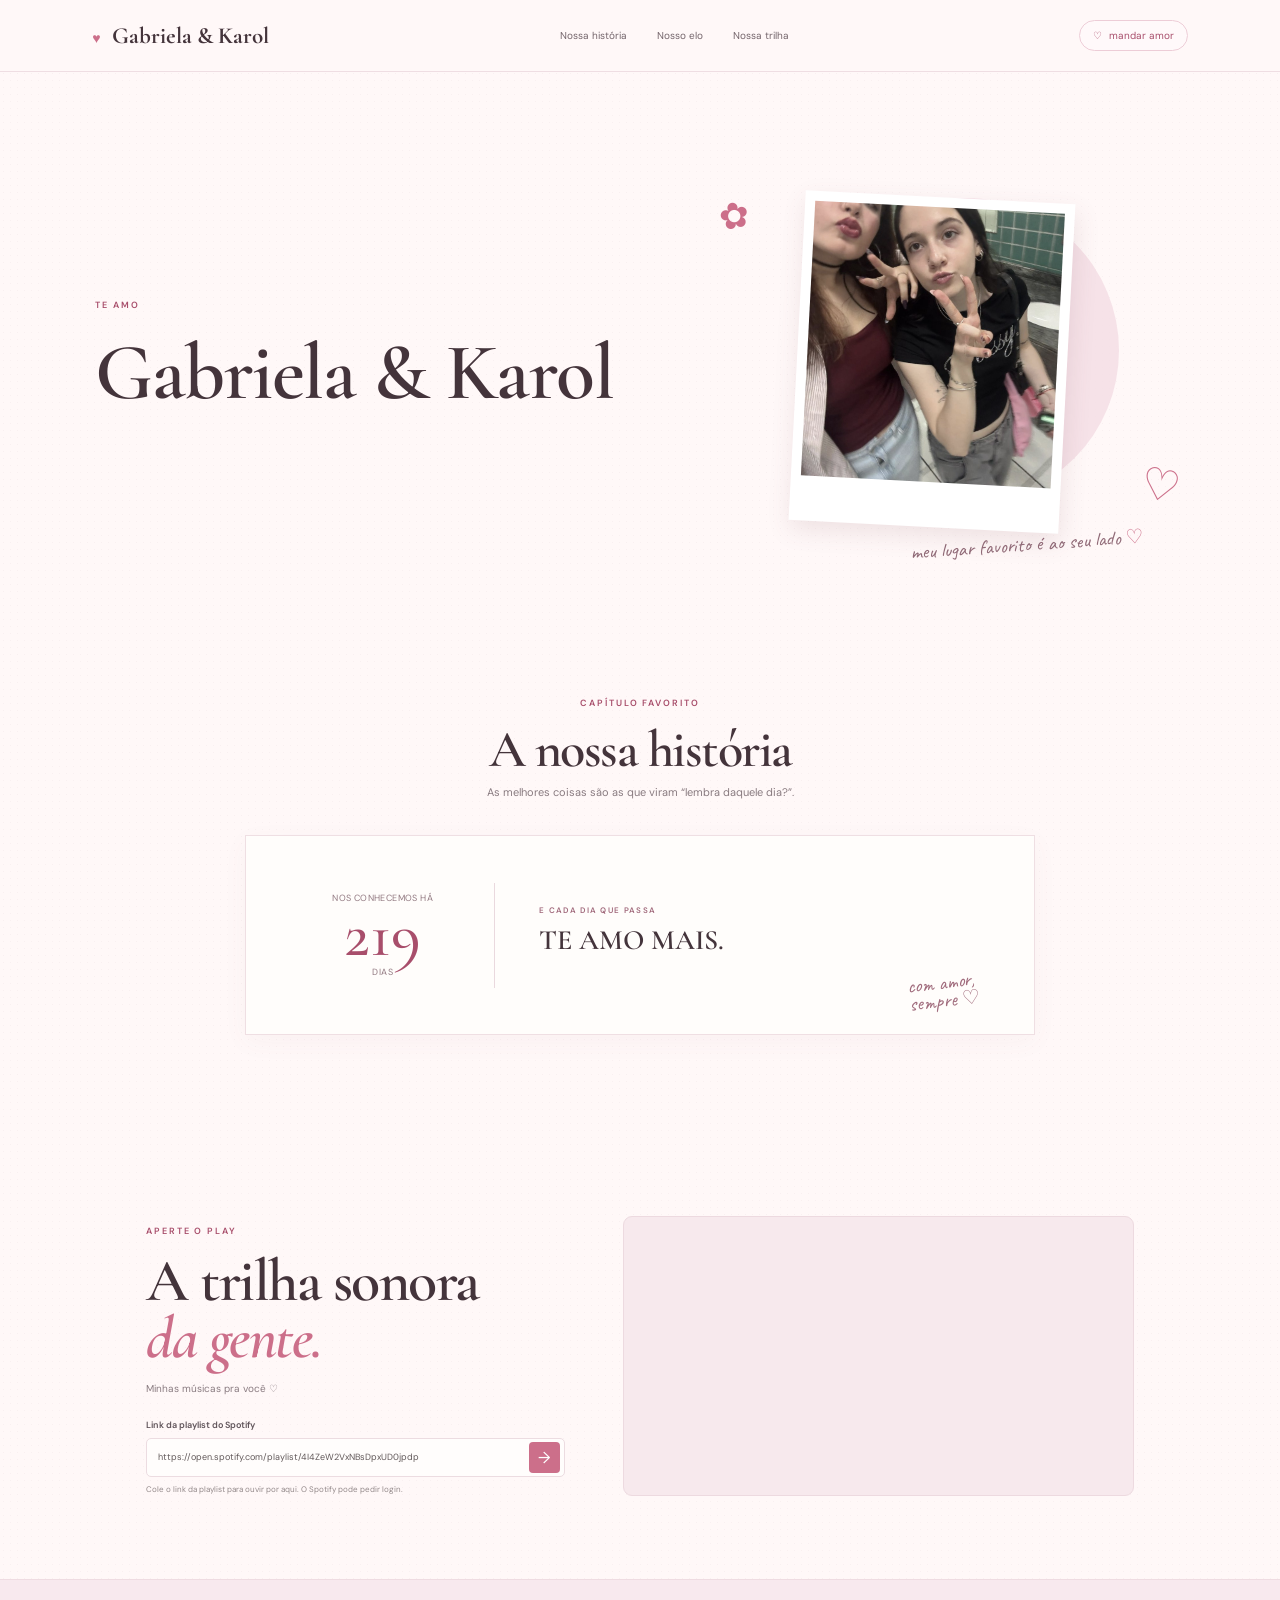
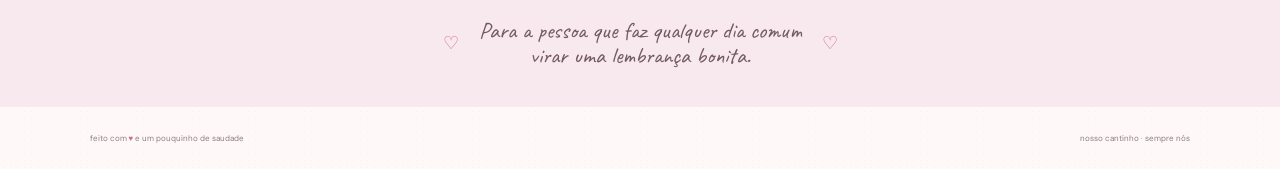
<file: index.html>
<!doctype html>
<html lang="pt-BR">
  <head>
    <meta charset="UTF-8" />
    <meta name="viewport" content="width=device-width, initial-scale=1.0" />
    <meta name="theme-color" content="#fff8fb" />
    <meta name="description" content="Um cantinho fofo para celebrar a história da Gabriela e da Karol e ouvir música juntinhas." />
    <title>Gabriela &amp; Karol ♡</title>
    <link rel="preconnect" href="https://fonts.googleapis.com" />
    <link rel="preconnect" href="https://fonts.gstatic.com" crossorigin />
    <link href="https://fonts.googleapis.com/css2?family=Caveat:wght@500;600&family=Cormorant+Garamond:wght@500;600;700&family=DM+Sans:wght@400;500;600;700&display=swap" rel="stylesheet" />
    <link rel="stylesheet" href="style.css" />
    <script src="app.js" defer></script>
  </head>
  <body>
    <header class="topbar">
      <a class="brand" href="#inicio" aria-label="Gabriela e Karol, início"><span class="brand-heart">♥</span> Gabriela &amp; Karol</a>
      <nav aria-label="Navegação principal">
        <a href="#historia">Nossa história</a>
        <a href="elo.html">Nosso elo</a>
        <a href="#musica">Nossa trilha</a>
      </nav>
      <button class="sound-toggle" id="heartButton" type="button" aria-label="Enviar um coração">♡ <span>mandar amor</span></button>
    </header>

    <main>
      <section class="hero" id="inicio">
        <div class="hero-copy">
          <span class="eyebrow">te amo</span>
          <h1>Gabriela &amp; Karol</h1>
        </div>
        <div class="hero-art" aria-label="Moldura de foto do casal">
          <div class="sun-shape"></div>
          <div class="photo-frame">
            <img id="heroPhoto" src="foto-gabriela-karol.jpg" alt="Gabriela e Karol juntas" />
            <div class="photo-placeholder" id="photoPlaceholder"><span>♡</span><strong>Gabriela &amp; Karol</strong><small>uma foto de vocês duas</small></div>
          </div>
          <span class="float-doodle doodle-one">✿</span><span class="float-doodle doodle-two">♡</span>
          <div class="photo-caption">meu lugar favorito é ao seu lado <span>♡</span></div>
        </div>
      </section>

      <section class="story section-wrap" id="historia">
        <div class="section-heading">
          <span class="eyebrow">capítulo favorito</span>
          <h2>A nossa história</h2>
          <p>As melhores coisas são as que viram “lembra daquele dia?”.</p>
        </div>
        <div class="story-card">
          <div class="story-date"><span>NOS CONHECEMOS HÁ</span><strong id="daysTogether">∞</strong><span>DIAS</span></div>
          <div class="story-divider"></div>
          <div class="story-edit">
            <span class="mini-label">E CADA DIA QUE PASSA</span>
            <h3>TE AMO MAIS.</h3>
          </div>
          <span class="story-scribble">com amor,<br />sempre ♡</span>
        </div>
      </section>

      <section class="music-section section-wrap" id="musica">
        <div class="music-copy"><span class="eyebrow">aperte o play</span><h2>A trilha sonora<br /><em>da gente.</em></h2><p>Minhas músicas pra você ♡</p>
          <label class="playlist-label" for="playlistUrl">Link da playlist do Spotify</label>
          <div class="playlist-input"><input id="playlistUrl" type="url" value="https://open.spotify.com/playlist/4I4ZeW2VxNBsDpxUD0jpdp" placeholder="https://open.spotify.com/playlist/..." /><button id="loadPlaylist" type="button" aria-label="Carregar playlist">→</button></div>
          <small class="music-note">Cole o link da playlist para ouvir por aqui. O Spotify pode pedir login.</small>
        </div>
        <div class="spotify-card" id="spotifyCard">
          <div class="vinyl"><div class="vinyl-center">♡</div></div>
          <div class="spotify-empty"><span>♫</span><strong>uma música para nós</strong><small>a playlist de vocês aparece aqui</small></div>
          <div class="spotify-embed" id="spotifyEmbed"></div>
        </div>
      </section>

      <section class="little-note"><span>♡</span><p>Para a pessoa que faz qualquer dia comum<br />virar uma lembrança bonita.</p><span>♡</span></section>
    </main>

    <footer><span>feito com <b>♥</b> e um pouquinho de saudade</span><span>nosso cantinho · sempre nós</span></footer>
    <div class="toast" id="toast" role="status" aria-live="polite"></div>
  </body>
</html>
</file>
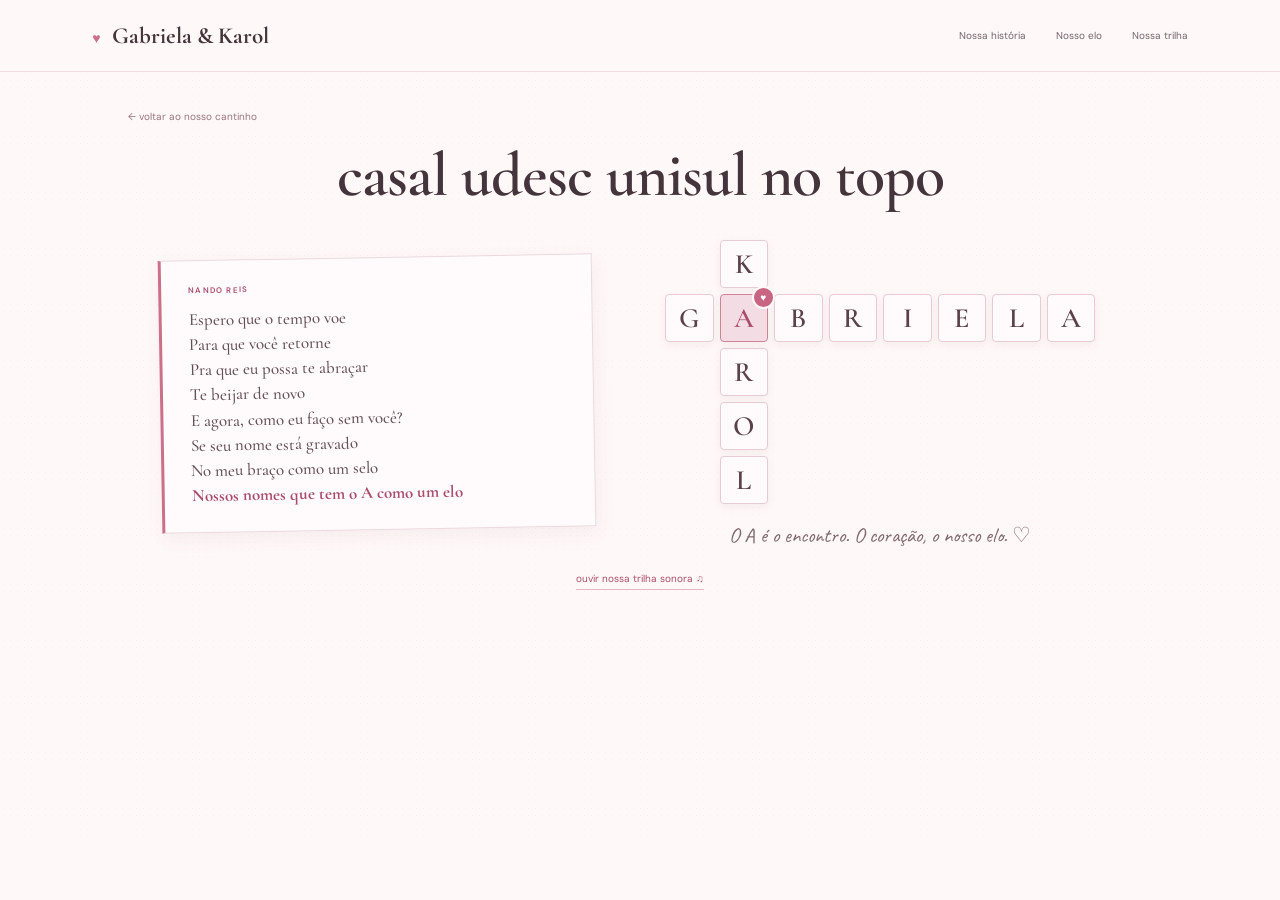
<file: elo.html>
<!doctype html>
<html lang="pt-BR">
  <head>
    <meta charset="UTF-8" />
    <meta name="viewport" content="width=device-width, initial-scale=1.0" />
    <meta name="theme-color" content="#fff8fb" />
    <title>O nosso elo ♡ · Gabriela &amp; Karol</title>
    <link rel="preconnect" href="https://fonts.googleapis.com" />
    <link rel="preconnect" href="https://fonts.gstatic.com" crossorigin />
    <link href="https://fonts.googleapis.com/css2?family=Caveat:wght@500;600&family=Cormorant+Garamond:wght@500;600;700&family=DM+Sans:wght@400;500;600;700&display=swap" rel="stylesheet" />
    <link rel="stylesheet" href="style.css" />
    <link rel="stylesheet" href="elo.css" />
  </head>
  <body>
    <header class="topbar">
      <a class="brand" href="index.html" aria-label="Voltar para Gabriela e Karol"><span class="brand-heart">♥</span> Gabriela &amp; Karol</a>
      <nav aria-label="Navegação principal">
        <a href="index.html#historia">Nossa história</a>
        <a href="elo.html" aria-current="page">Nosso elo</a>
        <a href="index.html#musica">Nossa trilha</a>
      </nav>
    </header>
    <main class="elo-main">
      <a class="elo-back" href="index.html">← voltar ao nosso cantinho</a>
      <div class="elo-intro">
        <h1>casal udesc unisul no topo</h1>
      </div>
      <div class="elo-content">
        <blockquote class="song-quote">
          <span class="quote-credit">Nando Reis</span>
          <p>Espero que o tempo voe<br />
            Para que você retorne<br />
            Pra que eu possa te abraçar<br />
            Te beijar de novo<br />
            E agora, como eu faço sem você?<br />
            Se seu nome está gravado<br />
            No meu braço como um selo<br />
            <strong>Nossos nomes que tem o A como um elo</strong></p>
        </blockquote>
        <div class="word-crossword">
          <div class="crossword" role="img" aria-label="Gabriela na horizontal e Karol na vertical, cruzadas no A, com um coração">
            <span class="cross-tile" style="grid-area:1 / 2">K</span>
            <span class="cross-tile" style="grid-area:2 / 1">G</span>
            <span class="cross-tile cross-a cross-intersection" style="grid-area:2 / 2">A</span>
            <span class="cross-tile" style="grid-area:2 / 3">B</span>
            <span class="cross-tile" style="grid-area:2 / 4">R</span>
            <span class="cross-tile" style="grid-area:2 / 5">I</span>
            <span class="cross-tile" style="grid-area:2 / 6">E</span>
            <span class="cross-tile" style="grid-area:2 / 7">L</span>
            <span class="cross-tile" style="grid-area:2 / 8">A</span>
            <span class="cross-tile" style="grid-area:3 / 2">R</span>
            <span class="cross-tile" style="grid-area:4 / 2">O</span>
            <span class="cross-tile" style="grid-area:5 / 2">L</span>
          </div>
          <p class="elo-note">O A é o encontro. O coração, o nosso elo. ♡</p>
        </div>
      </div>
      <a class="elo-home-link" href="index.html#musica">ouvir nossa trilha sonora ♫</a>
    </main>
  </body>
</html>
</file>
<file: style.css>
:root{font-family:'DM Sans',sans-serif;color:#44343b;background:#fff8f8;font-synthesis:none;text-rendering:optimizeLegibility;--ink:#44343b;--muted:#897b80;--pink:#cc6f8a;--berry:#a84e6b;--paper:#fff8f8;--blush:#f8e6eb;--line:#ead9de;--serif:'Cormorant Garamond',Georgia,serif;--hand:'Caveat',cursive}
*{box-sizing:border-box}html{scroll-behavior:smooth;scroll-padding-top:76px}body{margin:0;min-width:320px;background-color:var(--paper);background-image:radial-gradient(#8b67730d .7px,transparent .7px);background-size:7px 7px}button,input{font:inherit}button{cursor:pointer}
.topbar{height:72px;padding:0 7.2%;display:flex;align-items:center;justify-content:space-between;border-bottom:1px solid #efdee3;background:#fff8f8ed;position:sticky;top:0;z-index:5;backdrop-filter:blur(8px)}.brand{color:var(--ink);font:700 23px var(--serif);text-decoration:none}.brand-heart{color:var(--pink);font:14px 'DM Sans',sans-serif;margin-right:7px}.topbar nav{display:flex;gap:30px}.topbar nav a{color:#74656b;font-size:10px;text-decoration:none}.topbar nav a:hover{color:var(--berry)}.sound-toggle{border:1px solid #edcdd7;border-radius:20px;background:#fff9fa;color:var(--berry);padding:8px 13px;font-size:10px}.sound-toggle span{margin-left:4px}
.hero{max-width:1180px;min-height:570px;margin:auto;padding:75px 45px 66px;display:grid;grid-template-columns:1fr .95fr;align-items:center;gap:50px;overflow:hidden}.eyebrow{color:var(--berry);font-size:9px;font-weight:600;letter-spacing:1.9px;text-transform:uppercase}.sparkle{font-size:13px;margin-right:6px}.hero h1,.section-heading h2,.music-copy h2{font-family:var(--serif);font-weight:600;letter-spacing:-1.5px}.hero h1{font-size:clamp(55px,6.6vw,80px);line-height:.98;margin:21px 0 18px}.hero h1 em,.music-copy h2 em{color:var(--pink);font-weight:600}.hero-copy>p{max-width:390px;color:var(--muted);font-size:12px;line-height:1.85;margin:0 0 25px}.button{display:inline-flex;align-items:center;gap:22px;padding:13px 16px;border:0;border-radius:5px;text-decoration:none;font-size:10px;font-weight:600;transition:transform .2s,box-shadow .2s}.button:hover{transform:translateY(-2px);box-shadow:0 6px 15px #8e50601c}.button-primary{background:var(--pink);color:white}.button-primary:hover{background:var(--berry)}.hero-note{margin-top:30px;color:#987b85;font:19px var(--hand)}.tiny-heart{color:var(--pink);margin-right:5px}
.hero-art{height:390px;position:relative;display:grid;place-items:center}.sun-shape{position:absolute;width:305px;height:305px;border-radius:50%;background:#f5dfe6;right:13%;top:8%;opacity:.85}.photo-frame{width:min(270px,72%);height:330px;position:relative;z-index:1;background:#fff;padding:10px 10px 45px;box-shadow:2px 9px 24px #75445120;transform:rotate(3deg)}.photo-frame img{display:none;width:100%;height:100%;object-fit:cover;filter:saturate(.88)}.photo-frame.has-photo img{display:block}.photo-frame.has-photo .photo-placeholder{display:none}.photo-placeholder{height:100%;background:#f4e3e7;display:flex;flex-direction:column;justify-content:center;align-items:center;color:#99717e;position:relative;overflow:hidden}.photo-placeholder::before{content:'';position:absolute;inset:0;background:linear-gradient(145deg,transparent 52%,#fff7 52.3%,transparent 53%);opacity:.5}.photo-placeholder>span{font:44px var(--serif);line-height:1;color:var(--pink)}.photo-placeholder strong{font:600 20px var(--serif);margin-top:8px}.photo-placeholder small{font-size:8px;margin-top:7px;color:#a38b92}.upload-button{position:absolute;right:15px;bottom:11px;width:25px;height:25px;border:0;border-radius:50%;display:grid;place-items:center;background:#f8e5eb;color:var(--berry);font-size:16px;cursor:pointer}.float-doodle{position:absolute;z-index:2;color:var(--pink);font-family:var(--hand)}.doodle-one{top:26px;left:8%;font-size:36px;transform:rotate(-12deg)}.doodle-two{right:1%;bottom:44px;font-size:44px;transform:rotate(12deg)}.photo-caption{position:absolute;bottom:0;right:8%;color:#916b78;font:20px var(--hand);transform:rotate(-4deg)}.photo-caption span{color:var(--pink)}
.section-wrap{max-width:1060px;margin:auto;padding:75px 36px}.story{padding-top:48px}.section-heading{text-align:center}.section-heading h2{font-size:52px;line-height:1;margin:13px 0 9px}.section-heading>p{color:var(--muted);font-size:11px;margin:0}.story-card{max-width:790px;min-height:200px;margin:36px auto 23px;padding:30px 7%;border:1px solid #efdfe3;background:#fffdfb;box-shadow:0 7px 24px #8953620b;display:flex;align-items:center;gap:44px;position:relative}.story-date{min-width:135px;display:flex;flex-direction:column;align-items:center;color:#927981}.story-date span{font-size:9px;letter-spacing:.4px}.story-date strong{font:500 64px/.98 var(--serif);color:var(--berry)}.story-divider{height:105px;width:1px;background:#ead9de}.story-edit .mini-label,.mini-label{display:block;color:#a26b7d;font-size:8px;font-weight:600;letter-spacing:1.3px;text-transform:uppercase}.story-edit h3{font:600 28px/1.1 var(--serif);margin:10px 0}.story-edit label{display:block;color:var(--muted);font-size:9px;margin:10px 0 4px}.story-edit input{border:1px solid #ecdce1;border-radius:4px;padding:6px 8px;color:#62545a;font-size:10px;background:#fff9fa}.story-scribble{position:absolute;right:7%;bottom:24px;color:#a06b7c;font:20px/.9 var(--hand);transform:rotate(-7deg)}.memory-row{max-width:790px;margin:auto;display:grid;grid-template-columns:repeat(3,1fr);gap:14px}.memory-card{min-height:135px;padding:18px 17px;border-radius:3px;position:relative;box-shadow:1px 3px 8px #69424d0a}.memory-pink{background:#f9e9ee}.memory-yellow{background:#fdf0f2}.memory-lilac{background:#f3eaf0}.memory-icon{position:absolute;right:14px;top:12px;color:#bc7185;font-size:14px}.memory-card .mini-label{font-size:7px}.memory-card p{font:600 19px/1.17 var(--serif);margin:14px 0 0;color:#51434a}
.games-section{background:#f8e9ee;border-top:1px solid #efdce2;border-bottom:1px solid #efdce2}.games-section .section-wrap{padding-top:69px;padding-bottom:70px}.games-heading{margin-bottom:32px}.games-heading h2{font-size:48px}.game-layout{max-width:790px;margin:auto;display:grid;grid-template-columns:1fr 200px;gap:15px}.quiz-card,.score-card{padding:23px;border:1px solid #eddee2;border-radius:7px;background:#fffdfc;box-shadow:0 5px 16px #80505d0c}.quiz-topline{display:flex;justify-content:space-between;align-items:center}.quiz-tag{color:var(--berry);font-size:8px;font-weight:600;letter-spacing:1.4px}.quiz-count{color:#95858a;font-size:9px}.progress-track{height:3px;margin:12px 0 18px;background:#f2e7ea;border-radius:3px}.progress-track span{display:block;height:100%;width:20%;background:var(--pink);border-radius:3px;transition:width .3s}.quiz-card h3{font:600 26px/1.14 var(--serif);margin:0 0 16px}.answer-list{display:grid;grid-template-columns:1fr 1fr;gap:8px}.answer-option{min-height:41px;padding:10px 11px;border:1px solid #eee1e5;border-radius:5px;background:#fff;color:#6b5b62;text-align:left;font-size:9px;transition:background .15s,border-color .15s}.answer-option:hover{border-color:#dba7b6;background:#fff7f9}.answer-option.selected{border-color:var(--pink);background:#f9e9ee;color:#8c5063}.answer-option.correct{border-color:#a6b49b;background:#eff3ed;color:#56694e}.answer-option.wrong{border-color:#d1a09a;background:#f8eeec;color:#965c55}.quiz-footer{display:flex;justify-content:space-between;align-items:center;margin-top:17px;padding-top:12px;border-top:1px solid #f1e7ea}.quiz-footer>span{color:#92858a;font-size:8px}.next-button{padding:7px 10px;border:0;border-radius:4px;background:#f7e7ec;color:var(--berry);font-size:9px;font-weight:600}.next-button:disabled{opacity:.45;cursor:not-allowed}.next-button span{margin-left:5px}.result-message{font:600 21px/1.2 var(--serif);color:#70545e}.score-card{position:relative;display:flex;flex-direction:column;justify-content:center;background:#f4e1e7;border-color:#ecd8df}.score-heart{position:absolute;right:14px;top:12px;color:var(--pink);font-size:20px}.score-number{margin-top:8px;color:#805360;font:500 60px/1 var(--serif)}.score-number small{color:#97888c;font:11px 'DM Sans',sans-serif}.score-card p{margin:4px 0 14px;color:#83747a;font-size:8px;line-height:1.6}.text-button{padding:0 0 3px;border:0;border-bottom:1px solid #d6aeb9;background:transparent;color:var(--berry);font-size:8px}.date-game{max-width:790px;margin:15px auto 0;padding:17px 18px;display:flex;align-items:center;justify-content:space-between;gap:14px;border:1px solid #efdee3;border-radius:6px;background:#fffafa}.date-game h3{margin:5px 0;font:600 24px var(--serif)}.date-game p{margin:0;color:var(--muted);font-size:9px}.date-result{max-width:190px;color:#956273;font:20px var(--hand);text-align:center}.button-dark{background:#57454d;color:#fff9fa;padding:11px 13px;font-size:9px;white-space:nowrap}.button-dark:hover{background:#765966}
.music-section{display:grid;grid-template-columns:.9fr 1.1fr;align-items:center;gap:58px;padding-top:83px;padding-bottom:83px}.music-copy h2{font-size:60px;line-height:.94;margin:14px 0}.music-copy>p{max-width:330px;margin:0 0 21px;color:var(--muted);font-size:10px;line-height:1.8}.playlist-label{display:block;margin-bottom:7px;color:#60545a;font-size:9px;font-weight:600}.playlist-input{height:39px;padding:3px 4px;display:flex;border:1px solid #ecdce1;border-radius:5px;background:#fffdfc}.playlist-input input{flex:1;min-width:0;padding:0 7px;border:0;outline:0;background:transparent;color:#62595a;font-size:9px}.playlist-input button{width:31px;border:0;border-radius:4px;background:var(--pink);color:white;font-size:16px}.music-note{display:block;margin-top:7px;color:#93898a;font-size:8px}.spotify-card{min-height:280px;padding:22px;position:relative;overflow:hidden;display:grid;place-items:center;background:#f7e9ed;border:1px solid #eddae0;border-radius:9px}.vinyl{position:absolute;top:-35px;right:-18px;width:190px;height:190px;border-radius:50%;background:repeating-radial-gradient(circle,#49383e 0,#49383e 2px,#5b4b50 3px,#49383e 4px);opacity:.1}.vinyl-center{position:absolute;top:50%;left:50%;width:50px;height:50px;display:grid;place-items:center;border-radius:50%;background:var(--pink);color:white;transform:translate(-50%,-50%)}.spotify-empty{z-index:1;display:flex;flex-direction:column;align-items:center;color:#755660}.spotify-empty>span{color:var(--pink);font-size:25px}.spotify-empty strong{margin-top:6px;font:600 23px var(--serif)}.spotify-empty small{margin-top:4px;color:#918486;font-size:8px}.spotify-embed{position:absolute;inset:0;z-index:2}.spotify-embed iframe{width:100%;height:100%;border:0;border-radius:9px}.spotify-card.has-embed .spotify-empty,.spotify-card.has-embed .vinyl{display:none}.little-note{padding:38px 20px;display:flex;align-items:center;justify-content:center;gap:20px;background:#f8e9ee;border-top:1px solid #efdce2;text-align:center;color:#725a62}.little-note>span{color:var(--pink);font-size:18px}.little-note p{margin:0;font:23px/1.1 var(--hand)}footer{min-height:62px;padding:14px 7%;display:flex;align-items:center;justify-content:space-between;color:#8d7e83;font-size:8px}footer b{color:var(--pink)}
.toast{position:fixed;z-index:8;left:50%;bottom:22px;padding:10px 15px;border-radius:20px;background:#57454d;color:white;font-size:10px;opacity:0;pointer-events:none;transform:translate(-50%,15px);transition:.2s}.toast.show{opacity:1;transform:translate(-50%,0)}.floating-heart{position:fixed;z-index:7;color:var(--pink);pointer-events:none;animation:float-up 1.5s ease-out forwards;font-size:20px}@keyframes float-up{to{transform:translateY(-100px) scale(1.5);opacity:0}}
@media(max-width:720px){.topbar{height:61px;padding:0 5%}.topbar nav{gap:14px}.topbar nav a{font-size:9px}.topbar nav a:first-child{display:none}.sound-toggle{padding:7px 10px}.sound-toggle span{display:none}.hero{min-height:auto;padding:55px 25px 48px;grid-template-columns:1fr;gap:8px;text-align:center}.hero h1{font-size:61px}.hero-copy>p{margin-left:auto;margin-right:auto}.hero-art{height:325px}.photo-frame{height:285px}.sun-shape{width:245px;height:245px;right:calc(50% - 145px)}.doodle-one{left:10%}.doodle-two{right:7%}.photo-caption{right:11%;bottom:1px}.section-wrap{padding:60px 21px}.story-card{gap:17px;padding:24px 12px}.story-date{min-width:88px}.story-date strong{font-size:53px}.story-scribble{display:none}.memory-row{gap:9px}.memory-card{padding:14px 10px;min-height:140px}.memory-card p{font-size:17px}.game-layout{grid-template-columns:1fr;gap:10px}.score-card{min-height:125px;padding:18px 22px}.score-heart{right:18px}.score-number{font-size:47px}.date-game{flex-wrap:wrap}.date-game>div:first-child{width:100%}.date-result{flex:1;text-align:left}.music-section{grid-template-columns:1fr;gap:29px;padding-top:63px;padding-bottom:60px}.spotify-card{min-height:235px}footer{gap:10px;font-size:7px}}
@media(max-width:430px){.topbar nav{gap:10px}.topbar nav a{font-size:8px}.brand{font-size:19px}.hero h1{font-size:51px}.section-heading h2,.games-heading h2{font-size:40px}.story-card{gap:11px}.story-date{min-width:72px}.story-date strong{font-size:43px}.story-edit h3{font-size:23px}.memory-row{grid-template-columns:1fr;gap:7px}.memory-card{min-height:92px}.answer-list{grid-template-columns:1fr}.quiz-card{padding:18px}.quiz-card h3{font-size:24px}.date-result{max-width:none}.music-copy h2{font-size:51px}}
</file>
<file: elo.css>
.elo-main{position:relative;max-width:1080px;min-height:calc(100vh - 135px);margin:0 auto;padding:38px 28px 60px;display:flex;flex-direction:column;align-items:center;text-align:center}.elo-main::before{content:'';position:absolute;z-index:-1;width:min(78vw,560px);height:min(78vw,560px);border-radius:50%;background:#fae8ee;top:52%;left:50%;transform:translate(-50%,-48%)}.elo-back{align-self:flex-start;margin:0 0 15px;color:#98747e;text-decoration:none;font-size:10px}.elo-back:hover,.elo-home-link:hover{color:#a84e6b}.elo-intro{max-width:620px}.elo-intro h1{margin:8px 0;color:#44343b;font:600 clamp(42px,6vw,62px)/.98 'Cormorant Garamond',Georgia,serif;letter-spacing:-1px}.elo-intro p{max-width:490px;margin:0 auto;color:#897b80;font-size:11px;line-height:1.6}.elo-content{width:min(100%,960px);margin:25px auto 0;display:grid;grid-template-columns:.95fr 1.05fr;align-items:center;gap:46px}.song-quote{margin:0;padding:24px 27px;background:#fffafb;border:1px solid #ead9de;border-left:3px solid #cc6f8a;box-shadow:2px 6px 18px #75445110;text-align:left;transform:rotate(-1deg)}.quote-credit{display:block;margin-bottom:12px;color:#a84e6b;font-size:8px;font-weight:600;letter-spacing:1.2px;text-transform:uppercase}.song-quote p{margin:0;color:#645158;font:500 17px/1.48 'Cormorant Garamond',Georgia,serif}.song-quote strong{color:#a84e6b;font-weight:700}.word-crossword{min-width:0}.crossword{width:min(100%,430px);margin:0 auto;display:grid;grid-template-columns:repeat(8,minmax(0,1fr));grid-template-rows:repeat(5,clamp(34px,5vw,48px));gap:6px;justify-content:center}.cross-tile{display:grid;place-items:center;border:1px solid #e8cbd4;border-radius:4px;background:#fffafb;box-shadow:0 3px 8px #75445112;color:#5a414a;font:600 clamp(19px,2.7vw,28px) 'Cormorant Garamond',Georgia,serif}.cross-a{border-color:#cf8298;background:#f4dce4;color:#a84e6b}.cross-intersection{position:relative;z-index:1}.cross-intersection::after{content:'♥';position:absolute;top:-9px;right:-8px;width:19px;height:19px;display:grid;place-items:center;border:2px solid #fff8f8;border-radius:50%;background:#c76583;color:white;font:10px 'DM Sans',sans-serif}.elo-note{margin:18px 0 0;color:#806a71;font:21px 'Caveat',cursive}.elo-home-link{margin-top:24px;color:#a84e6b;font-size:10px;text-decoration:none;border-bottom:1px solid #e0b7c3;padding-bottom:4px}
@media(max-width:740px){.elo-main{min-height:calc(100vh - 110px);padding:30px 20px 46px}.elo-back{margin-bottom:20px}.elo-content{grid-template-columns:1fr;gap:28px;max-width:520px;margin-top:22px}.song-quote{padding:21px 24px;transform:rotate(-.5deg)}.song-quote p{font-size:16px;line-height:1.42}.crossword{width:min(100%,390px);grid-template-rows:repeat(5,clamp(32px,8vw,42px));gap:5px}.cross-tile{font-size:clamp(17px,5vw,24px)}.elo-note{font-size:20px}.elo-home-link{margin-top:18px}}
</file>
